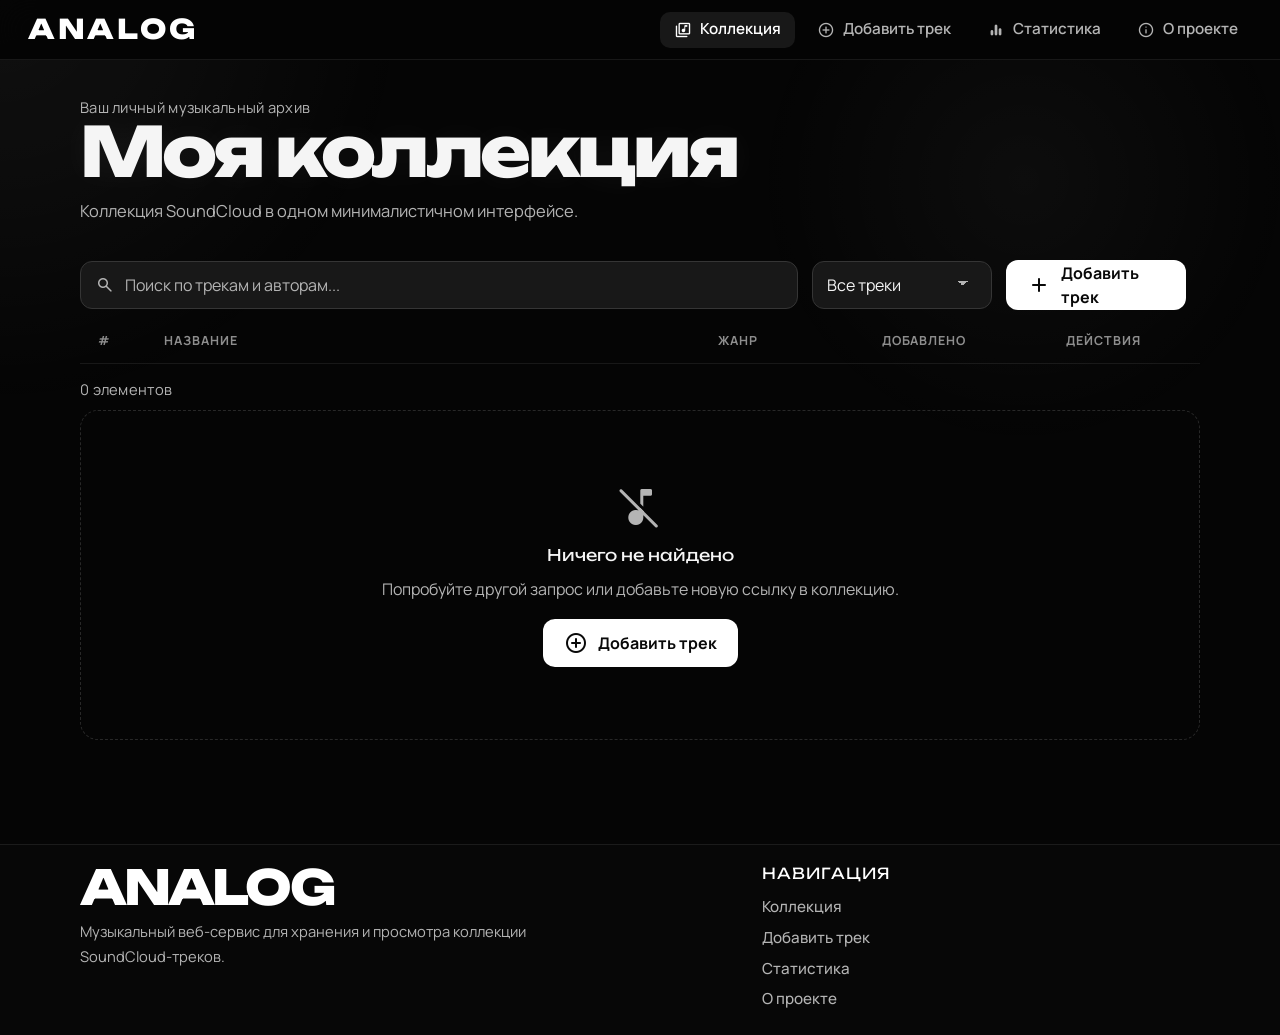
<file: index.html>
<!DOCTYPE html>
<html lang="ru">
<head>
  <meta charset="UTF-8">
  <meta name="viewport" content="width=device-width, initial-scale=1.0">
  <title>ANALOG — Моя коллекция</title>
  <link rel="preconnect" href="https://fonts.googleapis.com">
  <link rel="preconnect" href="https://fonts.gstatic.com" crossorigin>
  <link rel="stylesheet" href="https://fonts.googleapis.com/css2?family=Material+Symbols+Rounded:opsz,wght,FILL,GRAD@24,500,0,0">
  <link rel="stylesheet" href="css/reset.css">
  <link rel="stylesheet" href="css/style.css">
</head>
<body data-page="home">
  <header class="navbar">
    <a class="nav-logo" href="index.html" aria-label="ANALOG">
      <span aria-hidden="true"></span>
      ANALOG
    </a>
    <nav aria-label="Основная навигация">
      <ul class="nav-links">
        <li><a class="active" href="index.html"><span class="material-symbols-rounded">library_music</span><span>Коллекция</span></a></li>
        <li><a href="form.html"><span class="material-symbols-rounded">add_circle</span><span>Добавить трек</span></a></li>
        <li><a href="stats.html"><span class="material-symbols-rounded">equalizer</span><span>Статистика</span></a></li>
        <li><a href="about.html"><span class="material-symbols-rounded">info</span><span>О проекте</span></a></li>
      </ul>
    </nav>
  </header>

  <main class="container">
    <section class="page-header reference-hero">
      <p class="eyebrow">Ваш личный музыкальный архив</p>
      <h1 class="page-title">Моя коллекция</h1>
      <p class="page-subtitle">Коллекция SoundCloud в одном минималистичном интерфейсе.</p>
    </section>

    <section class="collection-toolbar" aria-label="Фильтрация коллекции">
      <label class="search-field">
        <span class="material-symbols-rounded">search</span>
        <input id="searchInput" type="search" placeholder="Поиск по трекам и авторам...">
      </label>
      <label class="select-field">
        <select id="statusFilter">
          <option value="all">Все треки</option>
          <option value="pending">Не прослушано</option>
          <option value="listened">Прослушано</option>
        </select>
      </label>
      <a class="btn btn-primary add-track-btn" href="form.html">
        <span class="material-symbols-rounded">add</span>
        Добавить трек
      </a>
    </section>

    <section class="list-head" aria-hidden="true">
      <span>#</span>
      <span>Название</span>
      <span>Жанр</span>
      <span>Добавлено</span>
      <span>Действия</span>
    </section>

    <p class="track-count" id="trackCount">0 элементов</p>
    <section class="tracks-grid" id="tracksContainer" aria-live="polite"></section>
  </main>

  <footer class="site-footer">
    <div class="site-footer__inner">
      <div class="site-footer__brand">
        <a class="site-footer__logo" href="index.html">ANALOG</a>
        <p>Музыкальный веб-сервис для хранения и просмотра коллекции SoundCloud-треков.</p>
      </div>
      <div class="site-footer__column">
        <p class="site-footer__title">Навигация</p>
        <nav class="site-footer__nav" aria-label="Навигация в футере">
          <a href="index.html">Коллекция</a>
          <a href="form.html">Добавить трек</a>
          <a href="stats.html">Статистика</a>
          <a href="about.html">О проекте</a>
        </nav>
      </div>
    </div>
  </footer>

  <script src="js/storage.js"></script>
  <script src="js/utils.js"></script>
  <script src="js/main.js"></script>
</body>
</html>
</file>
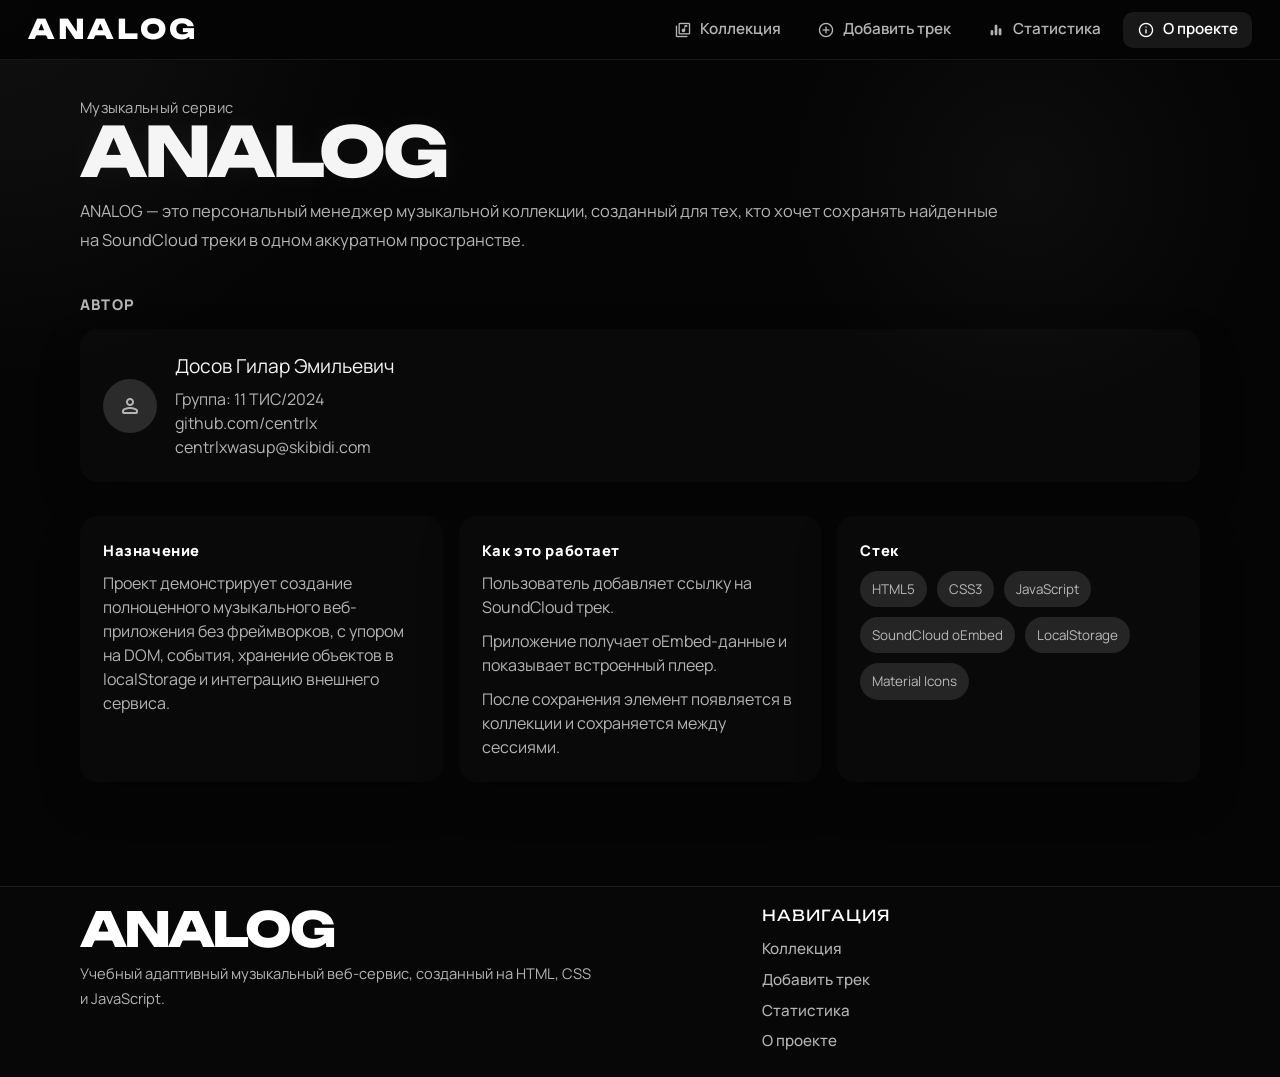
<file: about.html>
<!DOCTYPE html>
<html lang="ru">
<head>
  <meta charset="UTF-8">
  <meta name="viewport" content="width=device-width, initial-scale=1.0">
  <title>ANALOG — О проекте</title>
  <link rel="preconnect" href="https://fonts.googleapis.com">
  <link rel="preconnect" href="https://fonts.gstatic.com" crossorigin>
  <link rel="stylesheet" href="https://fonts.googleapis.com/css2?family=Material+Symbols+Rounded:opsz,wght,FILL,GRAD@24,500,0,0">
  <link rel="stylesheet" href="css/reset.css">
  <link rel="stylesheet" href="css/style.css">
</head>
<body data-page="about">
  <header class="navbar">
    <a class="nav-logo" href="index.html" aria-label="ANALOG">
      <span aria-hidden="true"></span>
      ANALOG
    </a>
    <nav aria-label="Основная навигация">
      <ul class="nav-links">
        <li><a href="index.html"><span class="material-symbols-rounded">library_music</span><span>Коллекция</span></a></li>
        <li><a href="form.html"><span class="material-symbols-rounded">add_circle</span><span>Добавить трек</span></a></li>
        <li><a href="stats.html"><span class="material-symbols-rounded">equalizer</span><span>Статистика</span></a></li>
        <li><a class="active" href="about.html"><span class="material-symbols-rounded">info</span><span>О проекте</span></a></li>
      </ul>
    </nav>
  </header>

  <main class="container">
    <section class="about-hero">
      <div class="about-lead">
        <p class="eyebrow">Музыкальный сервис</p>
        <h1 class="page-title">ANALOG</h1>
        <p class="about-copy">ANALOG — это персональный менеджер музыкальной коллекции, созданный для тех, кто хочет сохранять найденные на SoundCloud треки в одном аккуратном пространстве.</p>
      </div>
    </section>

    <section class="author-block">
      <h2 class="section-caption">Автор</h2>
      <article class="author-card">
        <div class="author-avatar">
          <span class="material-symbols-rounded">person</span>
        </div>
        <div>
          <h3>Досов Гилар Эмильевич</h3>
          <p>Группа: 11 ТИС/2024</p>
          <p>github.com/сentrlx</p>
          <p>centrlxwasup@skibidi.com</p>
        </div>
      </article>
    </section>

    <section class="about-content">
      <article class="about-card">
        <h2 class="about-card-title">Назначение</h2>
        <p>Проект демонстрирует создание полноценного музыкального веб-приложения без фреймворков, с упором на DOM, события, хранение объектов в localStorage и интеграцию внешнего сервиса.</p>
      </article>
      <article class="about-card">
        <h2 class="about-card-title">Как это работает</h2>
        <ol class="about-steps">
          <li>Пользователь добавляет ссылку на SoundCloud трек.</li>
          <li>Приложение получает oEmbed-данные и показывает встроенный плеер.</li>
          <li>После сохранения элемент появляется в коллекции и сохраняется между сессиями.</li>
        </ol>
      </article>
      <article class="about-card">
        <h2 class="about-card-title">Стек</h2>
        <div class="tech-tags">
          <span class="tech-tag">HTML5</span>
          <span class="tech-tag">CSS3</span>
          <span class="tech-tag">JavaScript</span>
          <span class="tech-tag">SoundCloud oEmbed</span>
          <span class="tech-tag">LocalStorage</span>
          <span class="tech-tag">Material Icons</span>
        </div>
      </article>
    </section>
  </main>

  <footer class="site-footer">
    <div class="site-footer__inner">
      <div class="site-footer__brand">
        <a class="site-footer__logo" href="index.html">ANALOG</a>
        <p>Учебный адаптивный музыкальный веб-сервис, созданный на HTML, CSS и JavaScript.</p>
      </div>
      <div class="site-footer__column">
        <p class="site-footer__title">Навигация</p>
        <nav class="site-footer__nav" aria-label="Навигация в футере">
          <a href="index.html">Коллекция</a>
          <a href="form.html">Добавить трек</a>
          <a href="stats.html">Статистика</a>
          <a href="about.html">О проекте</a>
        </nav>
      </div>
    </div>
  </footer>
</body>
</html>
</file>
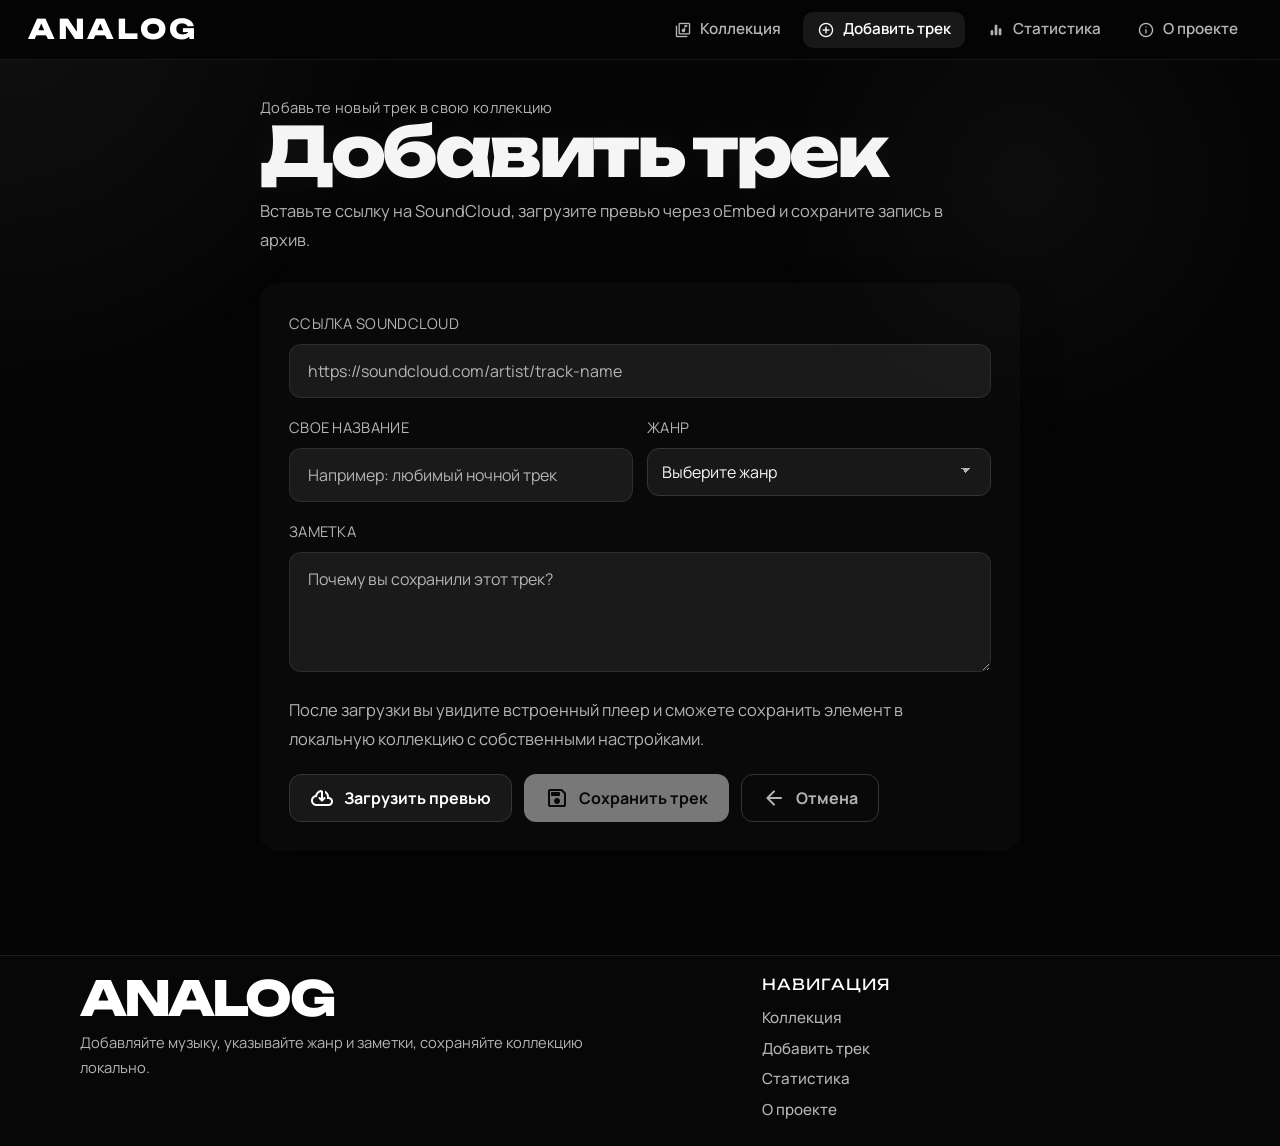
<file: form.html>
<!DOCTYPE html>
<html lang="ru">
<head>
  <meta charset="UTF-8">
  <meta name="viewport" content="width=device-width, initial-scale=1.0">
  <title>ANALOG — Добавить трек</title>
  <link rel="preconnect" href="https://fonts.googleapis.com">
  <link rel="preconnect" href="https://fonts.gstatic.com" crossorigin>
  <link rel="stylesheet" href="https://fonts.googleapis.com/css2?family=Material+Symbols+Rounded:opsz,wght,FILL,GRAD@24,500,0,0">
  <link rel="stylesheet" href="css/reset.css">
  <link rel="stylesheet" href="css/style.css">
</head>
<body data-page="form">
  <header class="navbar">
    <a class="nav-logo" href="index.html" aria-label="ANALOG">
      <span aria-hidden="true"></span>
      ANALOG
    </a>
    <nav aria-label="Основная навигация">
      <ul class="nav-links">
        <li><a href="index.html"><span class="material-symbols-rounded">library_music</span><span>Коллекция</span></a></li>
        <li><a class="active" href="form.html"><span class="material-symbols-rounded">add_circle</span><span>Добавить трек</span></a></li>
        <li><a href="stats.html"><span class="material-symbols-rounded">equalizer</span><span>Статистика</span></a></li>
        <li><a href="about.html"><span class="material-symbols-rounded">info</span><span>О проекте</span></a></li>
      </ul>
    </nav>
  </header>

  <main class="container form-layout">
    <section class="page-header compact-header">
      <p class="eyebrow">Добавьте новый трек в свою коллекцию</p>
      <h1 class="page-title">Добавить трек</h1>
      <p class="page-subtitle">Вставьте ссылку на SoundCloud, загрузите превью через oEmbed и сохраните запись в архив.</p>
    </section>

    <section class="form-shell">
      <form id="trackForm" novalidate>
        <div class="form-group">
          <label class="form-label" for="trackUrl">Ссылка SoundCloud</label>
          <input
            class="form-input"
            id="trackUrl"
            name="trackUrl"
            type="url"
            placeholder="https://soundcloud.com/artist/track-name"
            autocomplete="off"
            required
          >
          <p class="form-error" id="formError">Пожалуйста, вставьте корректную ссылку на SoundCloud.</p>
        </div>

        <div class="form-grid">
          <div class="form-group">
            <label class="form-label" for="customTitle">Свое название</label>
            <input
              class="form-input"
              id="customTitle"
              name="customTitle"
              type="text"
              placeholder="Например: любимый ночной трек"
              autocomplete="off"
            >
          </div>

          <div class="form-group">
            <label class="form-label" for="customGenre">Жанр</label>
            <label class="select-field form-select">
              <select id="customGenre" name="customGenre" required>
                <option value="">Выберите жанр</option>
                <option value="Электроника">Электроника</option>
                <option value="Хип-хоп">Хип-хоп</option>
                <option value="Lo-fi">Lo-fi</option>
                <option value="Эмбиент">Эмбиент</option>
                <option value="Инди">Инди</option>
                <option value="Другое">Другое</option>
              </select>
            </label>
            <p class="form-error" id="genreError">Пожалуйста, выберите жанр.</p>
          </div>
        </div>

        <div class="form-group">
          <label class="form-label" for="trackNote">Заметка</label>
          <textarea
            class="form-input form-textarea"
            id="trackNote"
            name="trackNote"
            placeholder="Почему вы сохранили этот трек?"
            required
          ></textarea>
          <p class="form-error" id="noteError">Пожалуйста, добавьте заметку.</p>
        </div>

        <div class="form-note">
          После загрузки вы увидите встроенный плеер и сможете сохранить элемент в локальную коллекцию с собственными настройками.
        </div>

        <div class="form-actions">
          <button class="btn btn-secondary" id="loadPreviewButton" type="button">
            <span class="material-symbols-rounded">cloud_download</span>
            Загрузить превью
          </button>
          <button class="btn btn-primary" id="saveTrackButton" type="submit" disabled>
            <span class="material-symbols-rounded">save</span>
            Сохранить трек
          </button>
          <a class="btn btn-ghost" href="index.html">
            <span class="material-symbols-rounded">arrow_back</span>
            Отмена
          </a>
        </div>

        <div class="loader" id="previewLoader" aria-live="polite">
          <span class="loader-dot"></span>
          <span class="loader-dot"></span>
          <span class="loader-dot"></span>
          Загружаем превью SoundCloud...
        </div>
      </form>

      <section class="preview-area" id="previewArea" aria-live="polite">
        <div class="preview-header">
          <p class="preview-track-title" id="previewTitle">Предпросмотр трека</p>
          <p class="preview-track-author" id="previewAuthor">Имя автора появится здесь</p>
        </div>
        <div class="track-player" id="previewEmbed"></div>
      </section>
    </section>
  </main>

  <footer class="site-footer">
    <div class="site-footer__inner">
      <div class="site-footer__brand">
        <a class="site-footer__logo" href="index.html">ANALOG</a>
        <p>Добавляйте музыку, указывайте жанр и заметки, сохраняйте коллекцию локально.</p>
      </div>
      <div class="site-footer__column">
        <p class="site-footer__title">Навигация</p>
        <nav class="site-footer__nav" aria-label="Навигация в футере">
          <a href="index.html">Коллекция</a>
          <a href="form.html">Добавить трек</a>
          <a href="stats.html">Статистика</a>
          <a href="about.html">О проекте</a>
        </nav>
      </div>
    </div>
  </footer>

  <script src="js/storage.js"></script>
  <script src="js/utils.js"></script>
  <script src="js/form.js"></script>
</body>
</html>
</file>
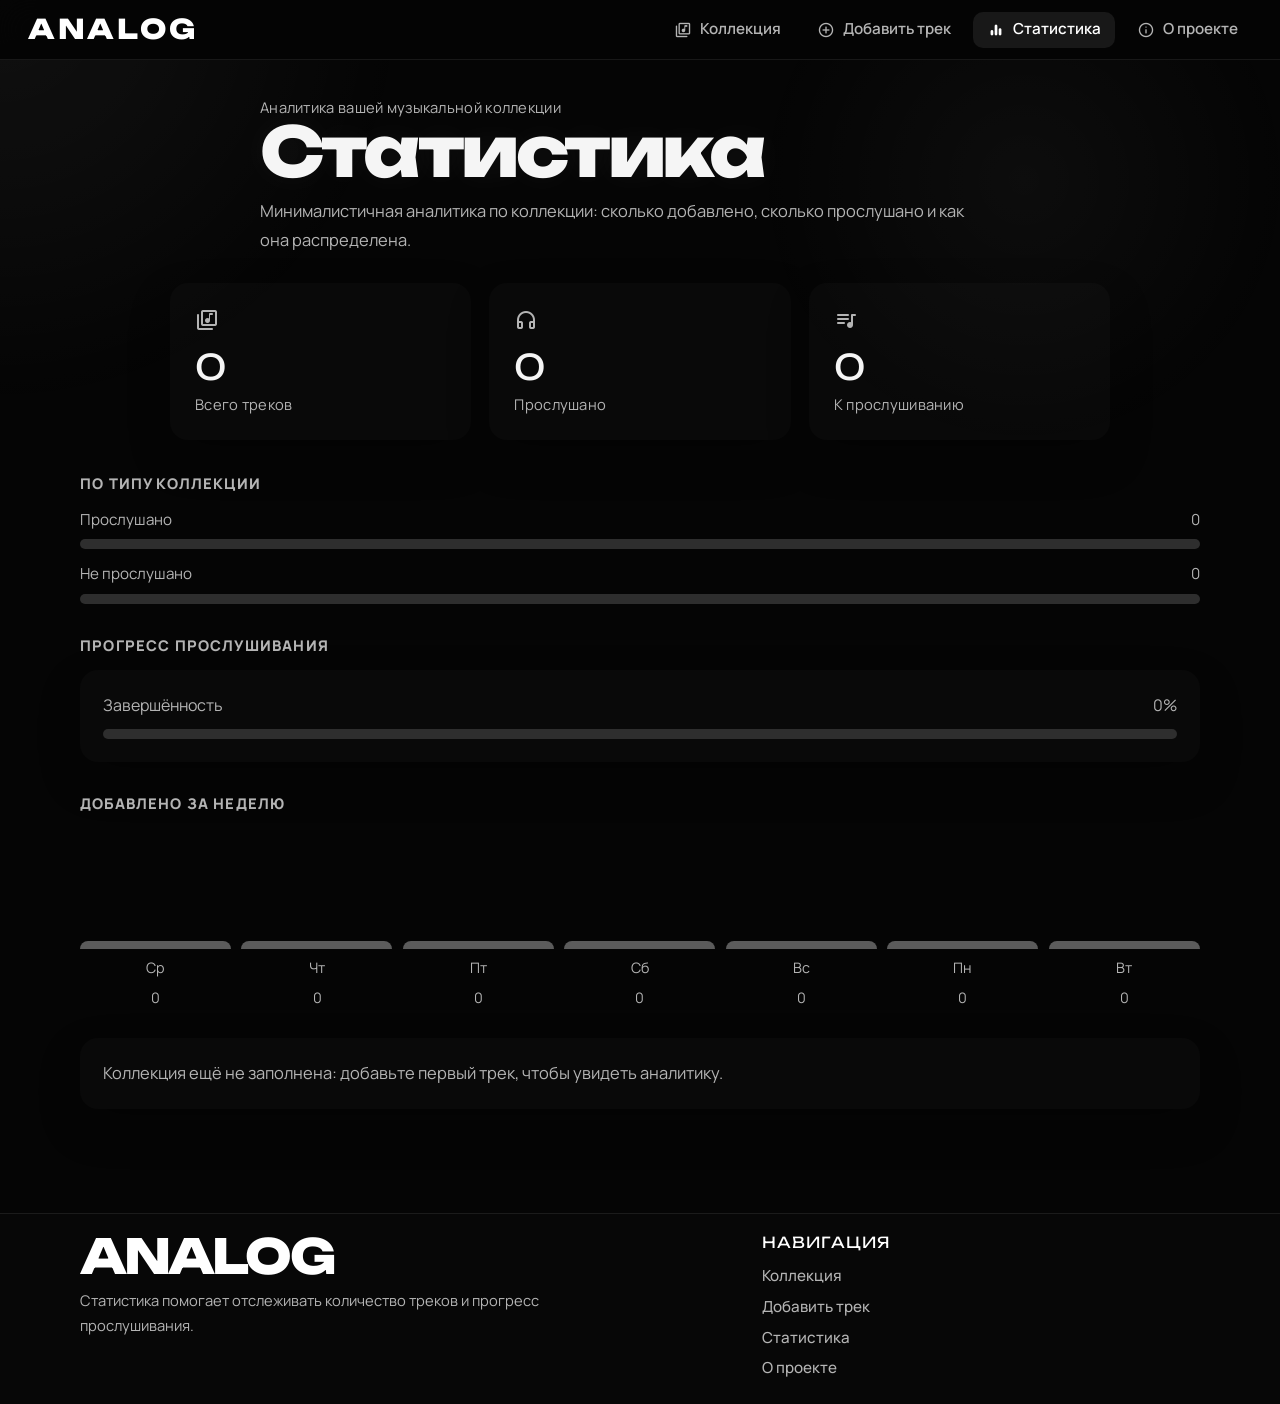
<file: stats.html>
<!DOCTYPE html>
<html lang="ru">
<head>
  <meta charset="UTF-8">
  <meta name="viewport" content="width=device-width, initial-scale=1.0">
  <title>ANALOG — Статистика</title>
  <link rel="preconnect" href="https://fonts.googleapis.com">
  <link rel="preconnect" href="https://fonts.gstatic.com" crossorigin>
  <link rel="stylesheet" href="https://fonts.googleapis.com/css2?family=Material+Symbols+Rounded:opsz,wght,FILL,GRAD@24,500,0,0">
  <link rel="stylesheet" href="css/reset.css">
  <link rel="stylesheet" href="css/style.css">
</head>
<body data-page="stats">
  <header class="navbar">
    <a class="nav-logo" href="index.html" aria-label="ANALOG">
      <span aria-hidden="true"></span>
      ANALOG
    </a>
    <nav aria-label="Основная навигация">
      <ul class="nav-links">
        <li><a href="index.html"><span class="material-symbols-rounded">library_music</span><span>Коллекция</span></a></li>
        <li><a href="form.html"><span class="material-symbols-rounded">add_circle</span><span>Добавить трек</span></a></li>
        <li><a class="active" href="stats.html"><span class="material-symbols-rounded">equalizer</span><span>Статистика</span></a></li>
        <li><a href="about.html"><span class="material-symbols-rounded">info</span><span>О проекте</span></a></li>
      </ul>
    </nav>
  </header>

  <main class="container">
    <section class="page-header compact-header">
      <p class="eyebrow">Аналитика вашей музыкальной коллекции</p>
      <h1 class="page-title">Статистика</h1>
      <p class="page-subtitle">Минималистичная аналитика по коллекции: сколько добавлено, сколько прослушано и как она распределена.</p>
    </section>

    <section class="stats-grid" id="statsGrid" aria-label="Основные показатели"></section>

    <section class="stats-section">
      <h2 class="section-caption">По типу коллекции</h2>
      <div class="breakdown-list" id="breakdownList"></div>
    </section>

    <section class="stats-section">
      <h2 class="section-caption">Прогресс прослушивания</h2>
      <section class="progress-bar-wrap">
        <div class="progress-label">
          <span>Завершённость</span>
          <span id="progressPercent">0%</span>
        </div>
        <div class="progress-track" aria-hidden="true">
          <div class="progress-fill" id="progressFill" style="width: 0%;"></div>
        </div>
      </section>
    </section>

    <section class="stats-section">
      <h2 class="section-caption">Добавлено за неделю</h2>
      <div class="week-bars" id="weekBars"></div>
    </section>

    <section class="stats-note">
      <p id="statsInsight">После добавления первых треков здесь появится краткий вывод о вашей музыкальной коллекции.</p>
    </section>
  </main>

  <footer class="site-footer">
    <div class="site-footer__inner">
      <div class="site-footer__brand">
        <a class="site-footer__logo" href="index.html">ANALOG</a>
        <p>Статистика помогает отслеживать количество треков и прогресс прослушивания.</p>
      </div>
      <div class="site-footer__column">
        <p class="site-footer__title">Навигация</p>
        <nav class="site-footer__nav" aria-label="Навигация в футере">
          <a href="index.html">Коллекция</a>
          <a href="form.html">Добавить трек</a>
          <a href="stats.html">Статистика</a>
          <a href="about.html">О проекте</a>
        </nav>
      </div>
    </div>
  </footer>

  <script src="js/storage.js"></script>
  <script src="js/utils.js"></script>
  <script src="js/main.js"></script>
</body>
</html>
</file>
<file: css/style.css>
@import url('https://fonts.googleapis.com/css2?family=Manrope:wght@400;500;600;700;800&family=Unbounded:wght@400;600;700;800&display=swap');

:root {
  --bg: #050505;
  --panel: #181818;
  --panel-2: #222222;
  --line: #2a2a2a;
  --line-soft: #353535;
  --text: #f5f5f5;
  --muted: #b4b4b4;
  --muted-2: #8e8e8e;
  --pill: #252525;
  --white: #ffffff;
  --danger: #ff7474;
  --glow: rgba(255, 255, 255, 0.12);
  --radius: 18px;
  --shadow: 0 18px 40px rgba(0, 0, 0, 0.28);
  --ease-soft: cubic-bezier(0.22, 1, 0.36, 1);
}

html {
  font-size: 16px;
  scroll-behavior: smooth;
}

body {
  min-height: 100vh;
  background: var(--bg);
  color: var(--text);
  font-family: 'Manrope', sans-serif;
  line-height: 1.5;
  -webkit-font-smoothing: antialiased;
  overflow-x: hidden;
}

body::before {
  content: '';
  position: fixed;
  inset: 0;
  pointer-events: none;
  background:
    radial-gradient(circle at top left, rgba(255, 255, 255, 0.06), transparent 28%),
    radial-gradient(circle at 80% 20%, rgba(255, 255, 255, 0.04), transparent 24%);
  opacity: 0.9;
  z-index: -1;
}

a {
  color: inherit;
}

.navbar {
  position: sticky;
  top: 0;
  z-index: 50;
  display: flex;
  align-items: center;
  justify-content: space-between;
  padding: 0 28px;
  height: 60px;
  background: rgba(5, 5, 5, 0.94);
  border-bottom: 1px solid rgba(255, 255, 255, 0.08);
  backdrop-filter: blur(18px);
  animation: slideDown 0.9s var(--ease-soft) both;
}

.nav-logo {
  display: inline-flex;
  align-items: center;
  gap: 8px;
  color: var(--white);
  text-decoration: none;
  font-family: 'Unbounded', sans-serif;
  font-size: 1.7rem;
  font-weight: 800;
  letter-spacing: 0.1em;
  text-transform: uppercase;
}

.nav-logo span {
  display: none;
}

.nav-links {
  display: flex;
  align-items: center;
  gap: 8px;
  list-style: none;
}

.nav-links a {
  display: inline-flex;
  align-items: center;
  gap: 8px;
  height: 36px;
  padding: 0 14px;
  border-radius: 10px;
  color: var(--muted);
  text-decoration: none;
  font-size: 0.95rem;
  font-weight: 600;
  transition: transform 0.38s var(--ease-soft), background-color 0.38s var(--ease-soft), color 0.38s var(--ease-soft), box-shadow 0.38s var(--ease-soft);
}

.nav-links a:hover,
.nav-links a.active {
  color: var(--white);
  background: var(--panel);
}

.nav-links a:hover {
  transform: translateY(-1px);
  box-shadow: inset 0 0 0 1px rgba(255, 255, 255, 0.04);
}

.nav-links .material-symbols-rounded {
  font-size: 18px;
}

.container {
  width: min(1120px, calc(100% - 48px));
  margin: 0 auto;
  padding: 36px 0 64px;
  animation: fadeUp 1.05s var(--ease-soft) both;
}

.page-header {
  margin-bottom: 28px;
}

.reference-hero {
  margin-bottom: 34px;
}

.compact-header {
  width: min(760px, 100%);
  margin: 0 auto 28px;
}

.eyebrow,
.section-caption,
.form-label,
.track-count,
.stat-label,
.about-card-title,
.track-author,
.track-date {
  color: var(--muted);
  font-size: 0.92rem;
  letter-spacing: 0.02em;
}

.about-card-title {
  color: var(--white);
  font-weight: 800;
  letter-spacing: 0.04em;
  margin-bottom: 10px;
}

.page-title {
  font-family: 'Unbounded', sans-serif;
  font-size: clamp(2.8rem, 7vw, 4.3rem);
  line-height: 0.98;
  font-weight: 800;
  letter-spacing: -0.05em;
  margin-bottom: 12px;
  text-shadow: 0 0 30px rgba(255, 255, 255, 0.05);
}

.page-title em {
  font-style: normal;
}

.page-subtitle,
.about-copy,
.form-note,
.stats-note p {
  color: var(--muted);
  font-size: 1.03rem;
  max-width: 720px;
  line-height: 1.75;
}

.about-copy {
  max-width: 920px;
}

.collection-toolbar {
  display: grid;
  grid-template-columns: minmax(260px, 1fr) 180px 180px auto;
  gap: 14px;
  align-items: center;
  margin-bottom: 22px;
}

.search-field,
.select-field {
  display: flex;
  align-items: center;
  gap: 10px;
  height: 48px;
  padding: 0 14px;
  border: 1px solid var(--line-soft);
  border-radius: 12px;
  background: var(--panel);
  transition: border-color 0.38s var(--ease-soft), transform 0.38s var(--ease-soft), box-shadow 0.38s var(--ease-soft), background-color 0.38s var(--ease-soft);
}

.search-field:focus-within,
.select-field:focus-within {
  border-color: rgba(255, 255, 255, 0.18);
  box-shadow: 0 0 0 4px rgba(255, 255, 255, 0.04);
  transform: translateY(-1px);
  background: rgba(255, 255, 255, 0.045);
}

.search-field input,
.select-field select,
.form-input {
  width: 100%;
  border: 0;
  background: transparent;
  color: var(--text);
  outline: none;
  font: inherit;
}

.select-field select {
  cursor: pointer;
  padding-right: 24px;
  background-image: linear-gradient(45deg, transparent 50%, var(--muted) 50%), linear-gradient(135deg, var(--muted) 50%, transparent 50%);
  background-position: calc(100% - 14px) calc(50% - 2px), calc(100% - 9px) calc(50% - 2px);
  background-size: 5px 5px, 5px 5px;
  background-repeat: no-repeat;
}

.search-field input::placeholder,
.form-input::placeholder {
  color: var(--muted);
}

.search-field .material-symbols-rounded {
  color: var(--muted);
  font-size: 20px;
}

.btn {
  display: inline-flex;
  align-items: center;
  justify-content: center;
  gap: 10px;
  min-height: 48px;
  padding: 0 20px;
  border-radius: 12px;
  border: 1px solid transparent;
  text-decoration: none;
  font-size: 1rem;
  font-weight: 700;
  cursor: pointer;
  transition: transform 0.42s var(--ease-soft), box-shadow 0.42s var(--ease-soft), background-color 0.42s var(--ease-soft), border-color 0.42s var(--ease-soft), color 0.42s var(--ease-soft), opacity 0.42s var(--ease-soft);
}

.btn:disabled {
  opacity: 0.45;
  cursor: not-allowed;
}

.btn-primary {
  background: var(--white);
  color: #090909;
}

.btn-primary:hover:not(:disabled) {
  transform: translateY(-2px) scale(1.01);
  box-shadow: 0 14px 36px rgba(255, 255, 255, 0.12);
}

.btn-secondary {
  background: var(--panel);
  border-color: var(--line-soft);
  color: var(--white);
}

.btn-ghost {
  background: transparent;
  border-color: var(--line-soft);
  color: var(--muted);
}

.btn-secondary:hover,
.btn-ghost:hover {
  transform: translateY(-2px);
  border-color: rgba(255, 255, 255, 0.16);
  color: var(--white);
  box-shadow: 0 10px 28px rgba(0, 0, 0, 0.18);
}

.add-track-btn {
  justify-self: end;
}

.summary-strip {
  display: grid;
  grid-template-columns: repeat(3, minmax(0, 1fr));
  gap: 16px;
  margin-bottom: 20px;
}

.summary-card,
.stat-card,
.about-card,
.form-shell,
.author-card,
.progress-bar-wrap,
.stats-note {
  background: rgba(255, 255, 255, 0.02);
  border: 1px solid transparent;
  border-radius: var(--radius);
  box-shadow: var(--shadow);
  transition: transform 0.45s var(--ease-soft), border-color 0.45s var(--ease-soft), box-shadow 0.45s var(--ease-soft), background-color 0.45s var(--ease-soft);
}

.summary-card:hover,
.stat-card:hover,
.about-card:hover,
.form-shell:hover,
.author-card:hover,
.progress-bar-wrap:hover,
.stats-note:hover {
  transform: translateY(-3px);
  border-color: rgba(255, 255, 255, 0.14);
  box-shadow: 0 24px 55px rgba(0, 0, 0, 0.3);
}

.summary-card {
  padding: 18px 20px;
}

.summary-card .material-symbols-rounded,
.stat-icon {
  color: var(--muted);
  font-size: 1.5rem;
  margin-bottom: 18px;
}

.summary-card strong,
.stat-number {
  display: block;
  font-family: 'Unbounded', sans-serif;
  font-size: 2.2rem;
  line-height: 1;
  margin-bottom: 8px;
}

.summary-card p {
  color: var(--muted);
}

.list-head {
  display: grid;
  grid-template-columns: 52px minmax(0, 1.8fr) 150px 170px 116px;
  gap: 14px;
  padding: 0 18px 12px;
  border-bottom: 1px solid rgba(255, 255, 255, 0.08);
  color: var(--muted-2);
  font-size: 0.78rem;
  font-weight: 700;
  text-transform: uppercase;
  letter-spacing: 0.08em;
}

.track-count {
  margin: 14px 0 10px;
}

.tracks-grid {
  display: flex;
  flex-direction: column;
  gap: 12px;
}

.track-card {
  position: relative;
  padding: 18px;
  border-radius: 18px;
  border: 1px solid transparent;
  background: rgba(255, 255, 255, 0.02);
  transition: transform 0.42s var(--ease-soft), background-color 0.42s var(--ease-soft), border-color 0.42s var(--ease-soft), box-shadow 0.42s var(--ease-soft);
}

.track-card:hover {
  background: rgba(255, 255, 255, 0.05);
  border-color: rgba(255, 255, 255, 0.08);
  transform: translateY(-2px);
  box-shadow: 0 20px 38px rgba(0, 0, 0, 0.24);
}

.track-card.listened {
  opacity: 0.72;
}

.track-row-top {
  display: grid;
  grid-template-columns: 52px minmax(0, 1.8fr) 150px 170px 116px;
  gap: 14px;
  align-items: center;
}

.track-order {
  color: var(--muted);
  text-align: center;
  font-size: 1rem;
}

.track-meta {
  display: flex;
  align-items: center;
  min-width: 0;
}

.track-title {
  font-size: 1.12rem;
  font-weight: 800;
  margin-bottom: 3px;
  white-space: nowrap;
  overflow: hidden;
  text-overflow: ellipsis;
  color: #ffffff;
}

.track-type {
  display: flex;
  align-items: flex-start;
}

.track-tags {
  display: flex;
  flex-direction: column;
  align-items: flex-start;
  gap: 8px;
}

.genre-pill {
  display: inline-flex;
  align-items: center;
  justify-content: center;
  min-width: 92px;
  padding: 7px 12px;
  border-radius: 999px;
  background: var(--pill);
  color: #b7b7b7;
  font-size: 0.77rem;
  font-weight: 700;
  letter-spacing: 0.08em;
  white-space: nowrap;
}

.genre-pill-secondary {
  background: #1d1d1d;
  color: #d2d2d2;
}

.track-original-title {
  color: var(--muted-2);
  font-size: 0.85rem;
}

.track-note {
  margin: 12px 0 0 52px;
  color: #dddddd;
  font-size: 0.95rem;
  line-height: 1.6;
}

.track-actions {
  display: flex;
  align-items: center;
  justify-content: flex-end;
  gap: 8px;
}

.btn-icon {
  width: 36px;
  height: 36px;
  border-radius: 10px;
  border: 1px solid transparent;
  background: transparent;
  color: var(--muted);
  display: grid;
  place-items: center;
  cursor: pointer;
  transition: transform 0.34s var(--ease-soft), background-color 0.34s var(--ease-soft), color 0.34s var(--ease-soft), border-color 0.34s var(--ease-soft), box-shadow 0.34s var(--ease-soft);
}

.btn-icon:hover,
.btn-icon.listened-toggle.on {
  background: var(--panel);
  border-color: rgba(255, 255, 255, 0.08);
  color: var(--white);
  transform: translateY(-1px) scale(1.02);
  box-shadow: 0 10px 24px rgba(0, 0, 0, 0.16);
}

.btn-icon.delete:hover {
  color: var(--danger);
}

.track-embed-shell {
  margin-top: 14px;
  padding-left: 52px;
}

.track-player iframe {
  width: 100%;
  min-height: 114px;
  height: 114px;
  border: 0;
  border-radius: 14px;
}

.listened-badge {
  position: absolute;
  right: 18px;
  bottom: 13px;
  display: inline-flex;
  align-items: center;
  gap: 6px;
  padding: 8px 12px;
  border-radius: 999px;
  background: rgba(74, 179, 96, 0.14);
  border: 1px solid rgba(74, 179, 96, 0.3);
  color: #6de187;
  font-size: 0.82rem;
  font-weight: 700;
  letter-spacing: 0.03em;
}

.listened-badge .material-symbols-rounded {
  font-size: 17px;
}

.empty-state {
  padding: 72px 24px;
  border: 1px dashed rgba(255, 255, 255, 0.14);
  border-radius: 18px;
  text-align: center;
}

.empty-icon {
  font-size: 3rem;
  color: var(--muted);
  margin-bottom: 12px;
}

.empty-state h3 {
  font-family: 'Unbounded', sans-serif;
  margin-bottom: 10px;
}

.empty-state p {
  color: var(--muted);
  margin-bottom: 18px;
}

.form-layout {
  width: min(980px, calc(100% - 48px));
}

.form-shell {
  width: min(760px, 100%);
  margin: 0 auto;
  padding: 28px;
}

.form-group {
  margin-bottom: 18px;
}

.form-grid {
  display: grid;
  grid-template-columns: repeat(2, minmax(0, 1fr));
  gap: 14px;
}

.form-label {
  display: block;
  margin-bottom: 10px;
  text-transform: uppercase;
}

.form-input {
  height: 54px;
  padding: 0 18px;
  border-radius: 12px;
  background: rgba(255, 255, 255, 0.07);
  border: 1px solid rgba(255, 255, 255, 0.08);
  transition: border-color 0.36s var(--ease-soft), box-shadow 0.36s var(--ease-soft), transform 0.36s var(--ease-soft), background-color 0.36s var(--ease-soft);
}

.form-input:focus {
  border-color: rgba(255, 255, 255, 0.18);
  box-shadow: 0 0 0 4px rgba(255, 255, 255, 0.04);
  transform: translateY(-1px);
  background: rgba(255, 255, 255, 0.09);
}

.form-select {
  padding-right: 10px;
}

.form-textarea {
  min-height: 120px;
  resize: vertical;
  padding-top: 14px;
}

.form-input.error {
  border-color: rgba(255, 116, 116, 0.7);
}

.form-error {
  display: none;
  margin-top: 8px;
  color: var(--danger);
  font-size: 0.92rem;
}

.form-error.visible {
  display: block;
}

.form-note {
  margin-bottom: 20px;
}

.form-actions {
  display: flex;
  gap: 12px;
  flex-wrap: wrap;
}

.loader {
  display: none;
  align-items: center;
  gap: 8px;
  margin-top: 18px;
  color: var(--muted);
}

.loader.visible {
  display: flex;
}

.loader-dot {
  width: 7px;
  height: 7px;
  border-radius: 999px;
  background: var(--white);
  animation: pulse 1s infinite ease-in-out;
}

.loader-dot:nth-child(2) {
  animation-delay: 0.15s;
}

.loader-dot:nth-child(3) {
  animation-delay: 0.3s;
}

@keyframes pulse {
  0%, 100% { opacity: 0.25; transform: scale(0.7); }
  50% { opacity: 1; transform: scale(1); }
}

.preview-area {
  display: none;
  margin-top: 22px;
  overflow: hidden;
  border-radius: 16px;
  border: 1px solid rgba(255, 255, 255, 0.08);
  background: rgba(255, 255, 255, 0.03);
}

.preview-area.visible {
  display: block;
}

.preview-header {
  padding: 16px 18px;
  border-bottom: 1px solid rgba(255, 255, 255, 0.08);
}

.preview-track-title {
  font-size: 1.1rem;
  font-weight: 800;
}

.preview-track-author {
  color: var(--muted);
  margin-top: 4px;
}

.stats-grid {
  display: grid;
  grid-template-columns: repeat(3, minmax(0, 1fr));
  gap: 18px;
  width: min(100%, 940px);
  margin: 0 auto 32px;
}

.stat-card {
  padding: 24px;
}

.stats-section {
  margin-bottom: 30px;
}

.section-caption {
  margin-bottom: 14px;
  text-transform: uppercase;
  font-weight: 800;
  letter-spacing: 0.08em;
}

.breakdown-list {
  display: flex;
  flex-direction: column;
  gap: 14px;
}

.metric-bar {
  display: flex;
  flex-direction: column;
  gap: 8px;
}

.metric-label {
  display: flex;
  justify-content: space-between;
  color: var(--muted);
  font-size: 0.95rem;
}

.metric-track,
.progress-track {
  height: 10px;
  border-radius: 999px;
  background: #2e2e2e;
  overflow: hidden;
}

.metric-fill,
.progress-fill {
  height: 100%;
  border-radius: inherit;
  background: var(--white);
  animation: growX 1s cubic-bezier(0.16, 1, 0.3, 1) both;
  transform-origin: left center;
}

.progress-bar-wrap {
  padding: 22px;
}

.progress-label {
  display: flex;
  justify-content: space-between;
  margin-bottom: 12px;
  color: var(--muted);
}

.week-bars {
  display: grid;
  grid-template-columns: repeat(7, minmax(0, 1fr));
  gap: 10px;
  align-items: end;
  min-height: 180px;
}

.week-bar-item {
  display: flex;
  flex-direction: column;
  align-items: center;
  justify-content: flex-end;
  gap: 8px;
}

.week-bar-fill {
  width: 100%;
  border-radius: 10px 10px 0 0;
  background: #5b5b5b;
  min-height: 8px;
  animation: riseUp 0.85s cubic-bezier(0.16, 1, 0.3, 1) both;
  transform-origin: bottom center;
}

.week-bar-item span,
.week-bar-item strong {
  color: var(--muted);
  font-size: 0.9rem;
}

.stats-note {
  padding: 20px 22px;
}

.about-hero {
  display: block;
  margin-bottom: 38px;
}

.about-mark {
  font-family: 'Unbounded', sans-serif;
  font-size: clamp(4rem, 10vw, 5.5rem);
  line-height: 0.9;
  font-weight: 800;
  letter-spacing: -0.08em;
}

.author-block {
  max-width: 100%;
  margin-bottom: 34px;
}

.author-card {
  display: flex;
  align-items: center;
  gap: 18px;
  padding: 22px;
}

.author-avatar {
  width: 54px;
  height: 54px;
  border-radius: 999px;
  display: grid;
  place-items: center;
  background: #2b2b2b;
  color: var(--muted);
}

.author-card h3 {
  font-size: 1.2rem;
  margin-bottom: 6px;
}

.author-card p {
  color: var(--muted);
}

.about-content {
  display: grid;
  grid-template-columns: repeat(3, minmax(0, 1fr));
  gap: 16px;
}

.about-card {
  padding: 22px;
}

.about-card p,
.about-steps li {
  color: var(--muted);
}

.about-steps {
  list-style: none;
  display: flex;
  flex-direction: column;
  gap: 10px;
}

.tech-tags {
  display: flex;
  flex-wrap: wrap;
  gap: 10px;
}

.tech-tag {
  padding: 8px 12px;
  border-radius: 999px;
  background: #252525;
  color: #b8b8b8;
  font-size: 0.84rem;
}

.toast {
  position: fixed;
  right: 18px;
  bottom: 18px;
  display: flex;
  align-items: center;
  gap: 10px;
  padding: 14px 16px;
  border-radius: 14px;
  background: #111111;
  border: 1px solid rgba(255, 255, 255, 0.08);
  color: var(--text);
  transform: translateY(12px);
  opacity: 0;
  transition: transform 0.42s var(--ease-soft), opacity 0.42s var(--ease-soft);
}

.toast.show {
  transform: translateY(0);
  opacity: 1;
}

@keyframes fadeUp {
  from {
    opacity: 0;
    transform: translateY(20px);
  }
  to {
    opacity: 1;
    transform: translateY(0);
  }
}

@keyframes slideDown {
  from {
    opacity: 0;
    transform: translateY(-18px);
  }
  to {
    opacity: 1;
    transform: translateY(0);
  }
}

@keyframes growX {
  from {
    transform: scaleX(0);
  }
  to {
    transform: scaleX(1);
  }
}

@keyframes riseUp {
  from {
    transform: scaleY(0.2);
    opacity: 0.35;
  }
  to {
    transform: scaleY(1);
    opacity: 1;
  }
}

@media (prefers-reduced-motion: reduce) {
  *,
  *::before,
  *::after {
    animation: none !important;
    transition: none !important;
    scroll-behavior: auto !important;
  }
}

.dialog-overlay {
  position: fixed;
  inset: 0;
  display: grid;
  place-items: center;
  background: rgba(0, 0, 0, 0.75);
  opacity: 0;
  pointer-events: none;
  transition: opacity 0.36s var(--ease-soft);
}

.dialog-overlay.open {
  opacity: 1;
  pointer-events: auto;
}

.dialog {
  width: min(420px, calc(100% - 32px));
  padding: 24px;
  border-radius: 18px;
  background: #141414;
  border: 1px solid rgba(255, 255, 255, 0.08);
}

.dialog h3 {
  font-family: 'Unbounded', sans-serif;
  font-size: 1.2rem;
  margin-bottom: 10px;
}

.dialog p {
  color: var(--muted);
  margin-bottom: 18px;
}

.dialog-actions {
  display: flex;
  justify-content: flex-end;
  gap: 10px;
}

.site-footer {
  margin-top: 40px;
  border-top: 1px solid rgba(255, 255, 255, 0.08);
  background: rgba(255, 255, 255, 0.01);
}

.site-footer__inner {
  width: min(1120px, calc(100% - 48px));
  margin: 0 auto;
  padding: 18px 0 24px;
  display: grid;
  grid-template-columns: minmax(320px, 1.2fr) minmax(220px, 0.8fr);
  gap: 24px;
  color: var(--muted);
  font-size: 0.92rem;
}

.site-footer__brand {
  display: flex;
  flex-direction: column;
  gap: 8px;
}

.site-footer__logo {
  display: inline-block;
  color: var(--white);
  text-decoration: none;
  font-family: 'Unbounded', sans-serif;
  font-size: clamp(2rem, 5vw, 3rem);
  font-weight: 800;
  letter-spacing: -0.06em;
  text-transform: uppercase;
  line-height: 1;
  transition: opacity 0.35s var(--ease-soft), transform 0.35s var(--ease-soft);
}

.site-footer__brand p:last-child {
  color: var(--muted);
  max-width: 520px;
  line-height: 1.7;
}

.site-footer__column {
  display: flex;
  flex-direction: column;
  gap: 10px;
}

.site-footer__title {
  color: var(--white);
  font-family: 'Unbounded', sans-serif;
  font-size: 0.95rem;
  letter-spacing: 0.08em;
  text-transform: uppercase;
}

.site-footer__nav {
  display: flex;
  flex-direction: column;
  align-items: flex-start;
  gap: 8px;
}

.site-footer__nav a {
  color: var(--muted);
  text-decoration: none;
  font-family: 'Manrope', sans-serif;
  font-size: 0.95rem;
  font-weight: 500;
  transition: color 0.3s var(--ease-soft), transform 0.3s var(--ease-soft);
}

.site-footer__nav a:hover {
  color: var(--white);
  transform: translateY(-1px);
}

.site-footer__logo:hover {
  opacity: 0.88;
  transform: translateY(-1px);
}

::-webkit-scrollbar {
  width: 8px;
}

::-webkit-scrollbar-thumb {
  background: #292929;
  border-radius: 999px;
}

@media (max-width: 980px) {
  .collection-toolbar,
  .track-row-top,
  .list-head,
  .stats-grid,
  .about-content,
  .about-hero {
    grid-template-columns: 1fr;
  }

  .list-head {
    display: none;
  }

  .track-card {
    padding: 16px;
  }

  .track-row-top {
    gap: 12px;
  }

  .track-order,
  .track-type,
  .track-date {
    display: none;
  }

  .track-actions {
    justify-content: flex-start;
  }

  .track-embed-shell {
    padding-left: 0;
    padding-right: 0;
  }

  .track-note {
    margin-left: 0;
  }

  .listened-badge {
    position: static;
    margin-top: 12px;
  }

  .summary-strip {
    grid-template-columns: 1fr;
  }

  .week-bars {
    grid-template-columns: repeat(7, minmax(30px, 1fr));
  }
}

@media (max-width: 720px) {
  .navbar {
    padding: 0 14px;
  }

  .nav-links a span:not(.material-symbols-rounded) {
    display: none;
  }

  .container,
  .form-layout {
    width: min(100% - 28px, 1120px);
  }

  .site-footer__inner {
    width: min(100% - 28px, 1120px);
    grid-template-columns: 1fr;
  }

  .form-shell {
    padding: 20px;
  }

  .form-grid {
    grid-template-columns: 1fr;
  }

  .form-actions {
    flex-direction: column;
  }

  .btn,
  .add-track-btn {
    width: 100%;
  }
}
</file>
